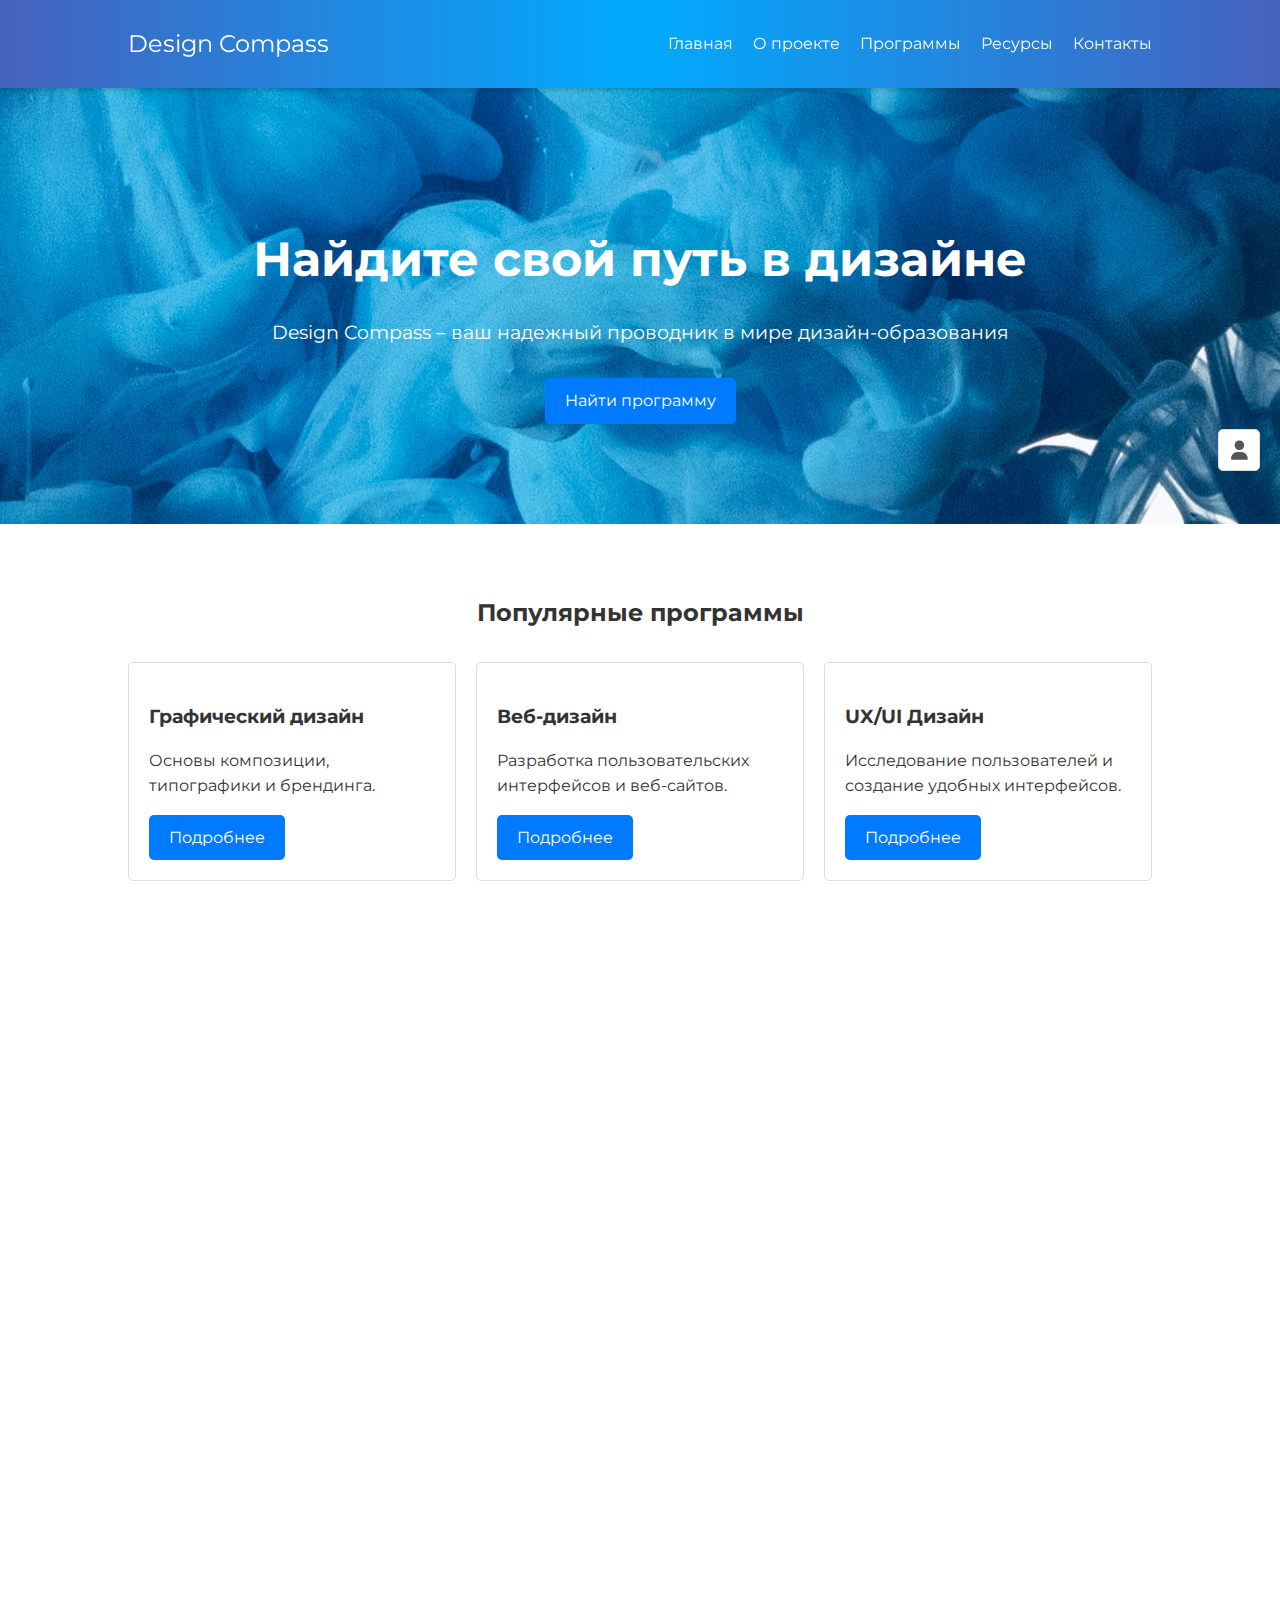
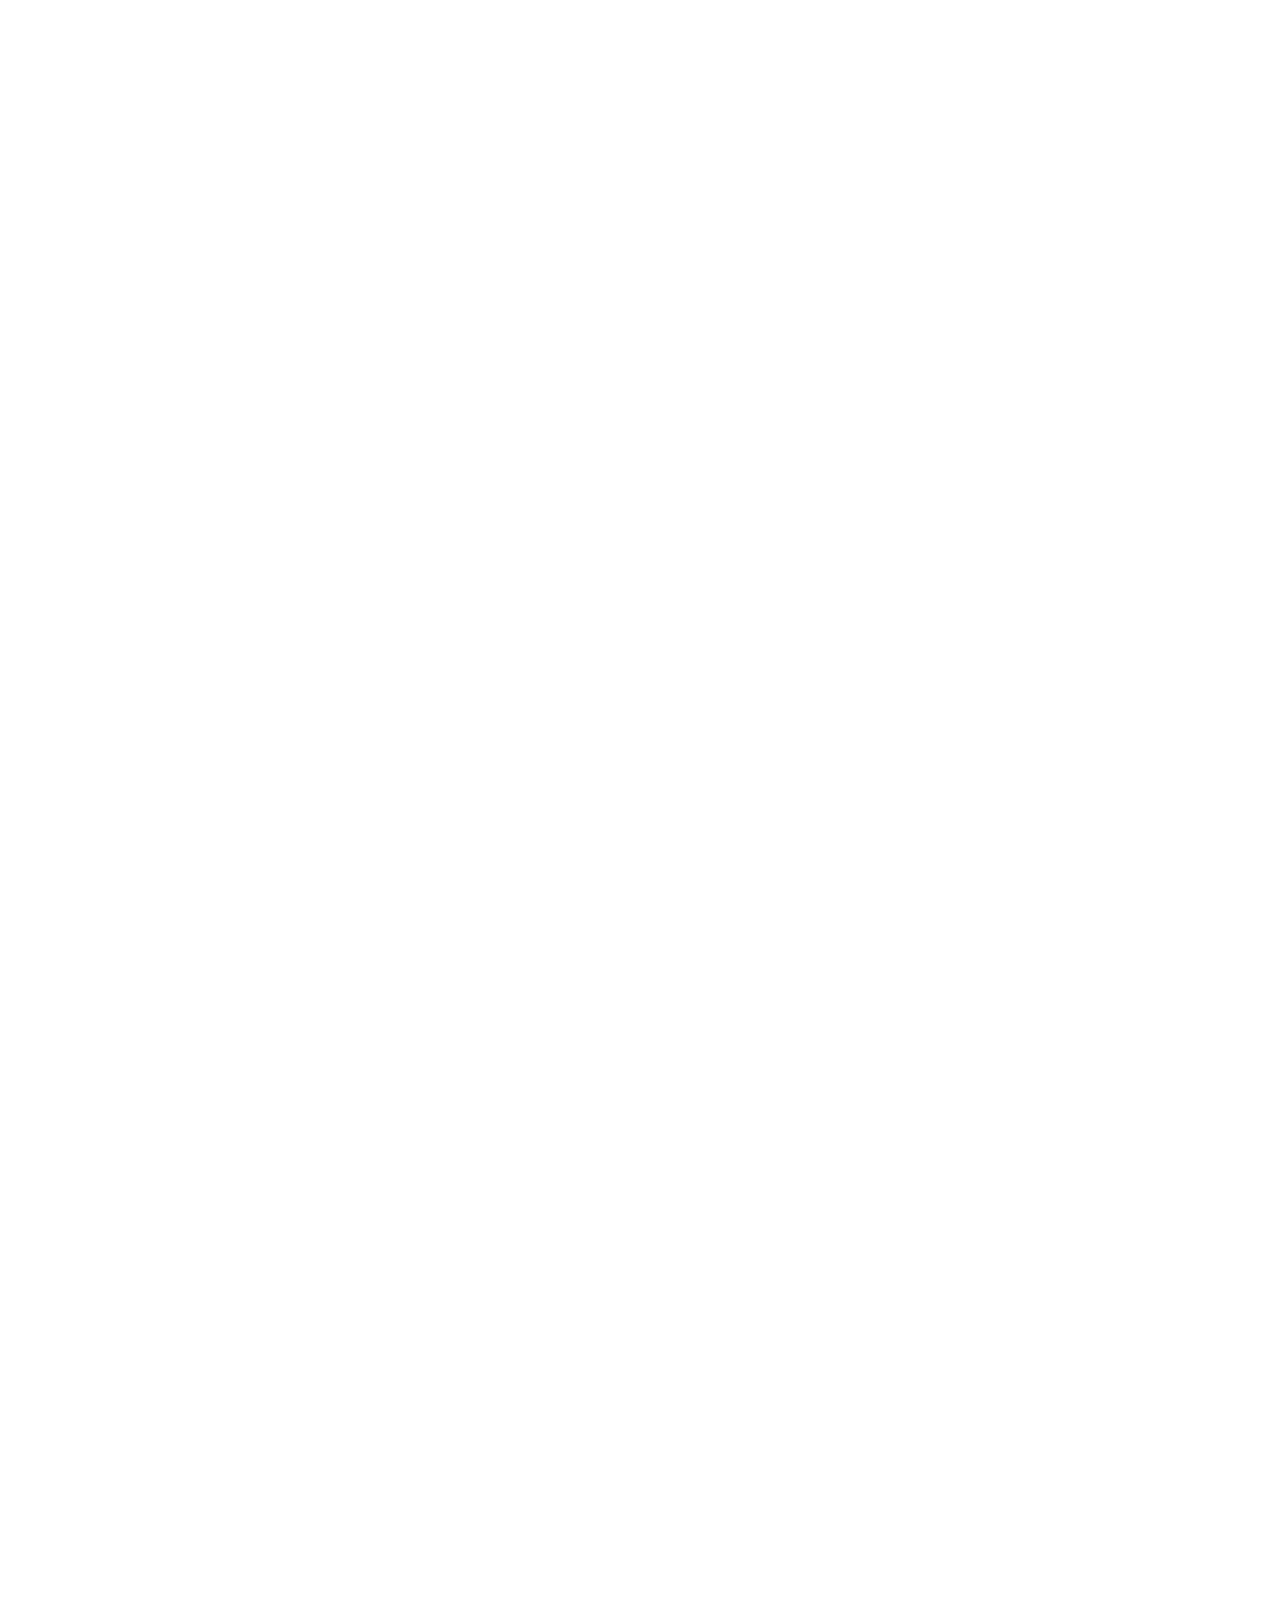
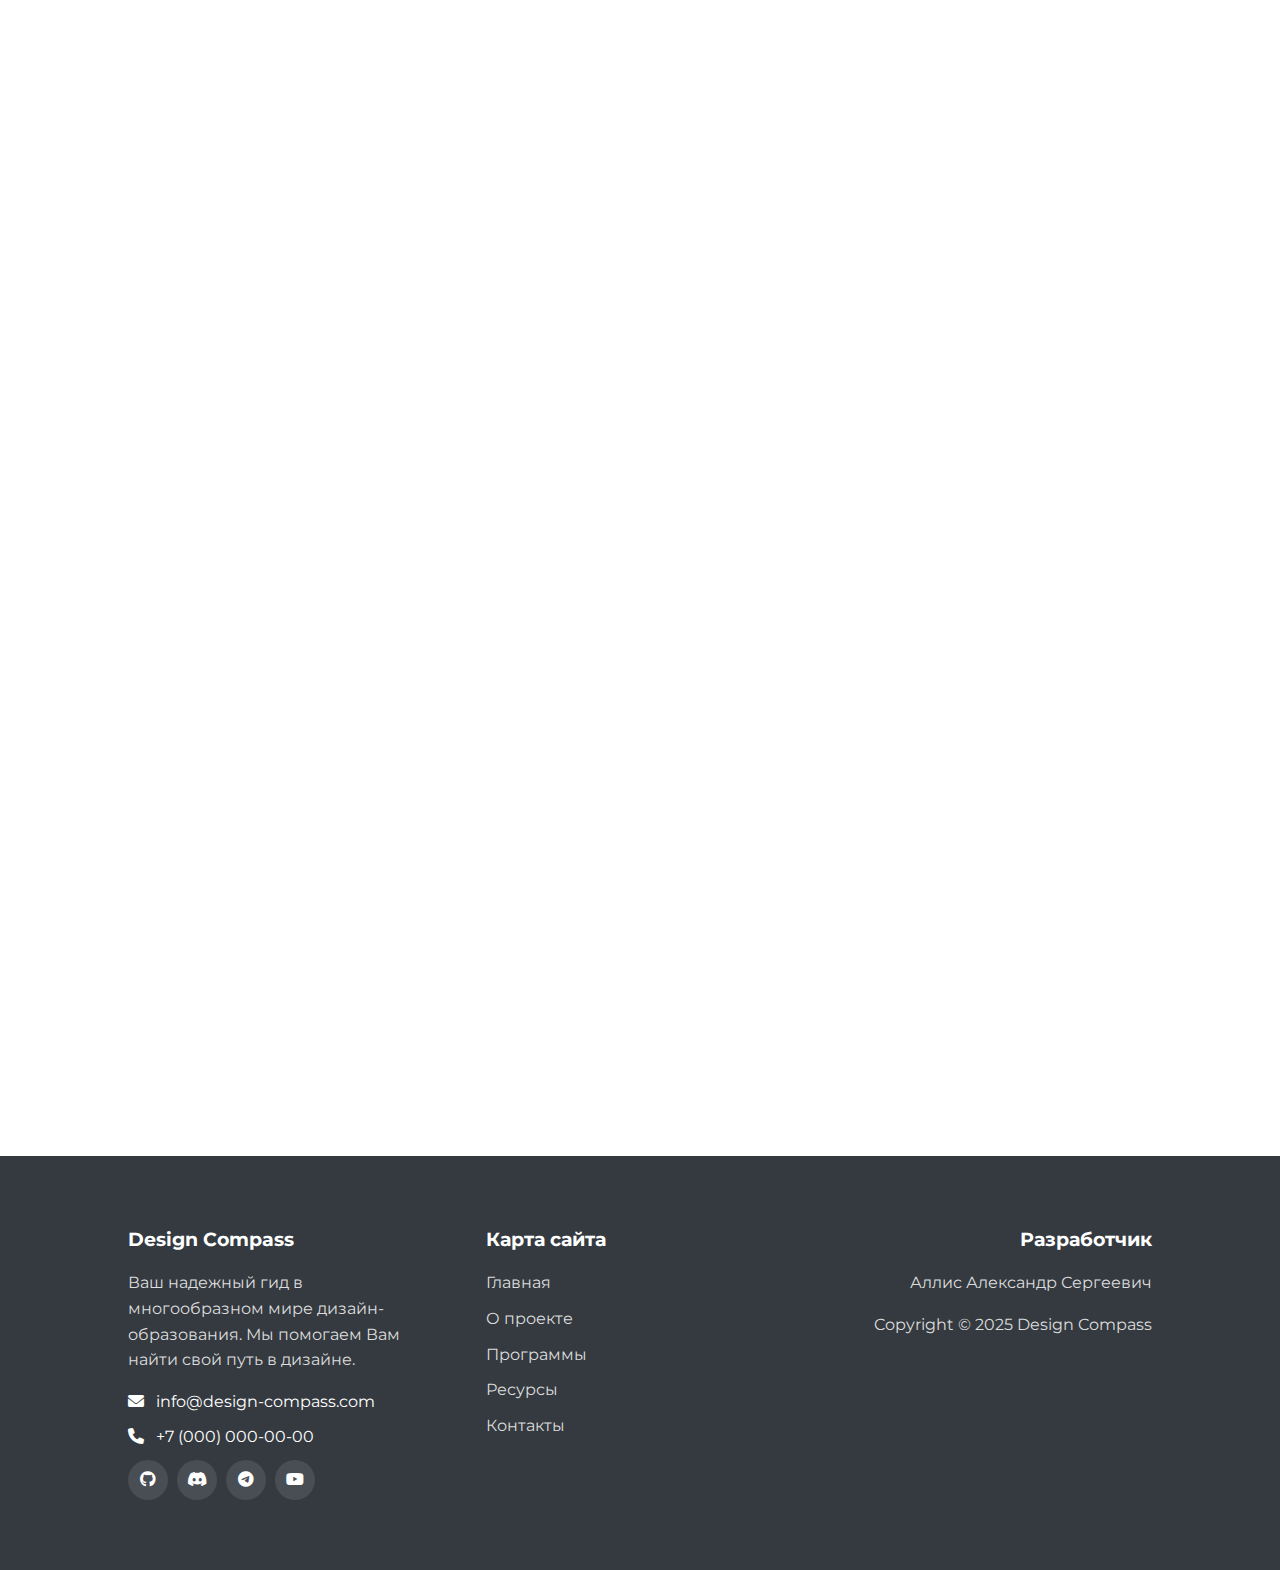
<file: index.html>
<!DOCTYPE html>
<html lang="ru">
<head>
    <meta charset="UTF-8">
    <meta name="viewport" content="width=device-width, initial-scale=1.0">
    <title>Design Compass - Ваш гид в мире дизайна</title>
    <link rel="stylesheet" href="css/style.css">
    <link rel="stylesheet" href="css/responsive.css">
    <link rel="preconnect" href="https://fonts.googleapis.com">
    <link rel="preconnect" href="https://fonts.gstatic.com" crossorigin>
    <link href="https://fonts.googleapis.com/css?family=Montserrat:100,200,300,400" rel="stylesheet">
    <link rel="stylesheet" href="https://cdnjs.cloudflare.com/ajax/libs/font-awesome/6.0.0/css/all.min.css" integrity="sha512-9usAa10IRO0HhonpyAIVpjrylPvoDwiPUiKdWk5t3PyolY1cOd4DSE0Ga+ri4AuTroPR5aQvXU9xC6qOPnzFeg==" crossorigin="anonymous" referrerpolicy="no-referrer" />
</head>
<body>

    <header>
        <!-- Логотип и меню навигации -->
        <div class="container">
            <a href="index.html" class="logo">Design Compass</a>
            <nav>
                <ul>
                    <li><a href="index.html">Главная</a></li>
                    <li><a href="about.html">О проекте</a></li>
                    <li><a href="programs.html">Программы</a></li>
                    <li><a href="resources.html">Ресурсы</a></li>
                    <li><a href="contact.html">Контакты</a></li>
                </ul>
            </nav>
        </div>
    </header>
    
    <main>
        <!-- Секция «Hero» -->
        <section class="hero">
            <div class="container">
                <h1>Найдите свой путь в дизайне</h1>
                <p>Design Compass – ваш надежный проводник в мире дизайн-образования</p>
                <a href="programs.html" class="button">Найти программу</a>
            </div>
        </section>

        <!-- Секция «Популярные программы» -->
        <section class="featured-programs">
            <div class="container">
                <h2>Популярные программы</h2>
                <div class="program-grid">
                    <div class="program-card">
                        <h3>Графический дизайн</h3>
                        <p>Основы композиции, типографики и брендинга.</p>
                        <a href="#" class="button">Подробнее</a>
                    </div>
                    <div class="program-card">
                        <h3>Веб-дизайн</h3>
                        <p>Разработка пользовательских интерфейсов и веб-сайтов.</p>
                        <a href="#" class="button">Подробнее</a>
                    </div>
                    <div class="program-card">
                        <h3>UX/UI Дизайн</h3>
                        <p>Исследование пользователей и создание удобных интерфейсов.</p>
                        <a href="#" class="button">Подробнее</a>
                    </div>
                </div>
            </div>
        </section>

        <!-- Секция «Блог» -->
        <section class="blog reveal">
            <div class="container">
                <h2>Блог</h2>
                <div class="blog-grid">
                    <div class="blog-post">
                        <img src="img/img-blog-1.png" alt="Blog Post 1">
                        <h3><a href="#">Дизайн-мышление: развитие креативности и навыков решения проблем</a></h3>
                        <p>Применение методологии дизайн-мышления в образовательном процессе. Подчеркивается, как этот подход помогает студентам развивать креативность, эмпатию и умение решать сложные задачи, ориентируясь на нужды пользователя. Рассматриваются практические примеры применения дизайн-мышления в различных образовательных контекстах.</p>
                        <a href="#" class="read-more">Читать далее</a>
                    </div>
                    <div class="blog-post">
                        <img src="img/img-blog-2.png" alt="Blog Post 2">
                        <h3><a href="#">Визуальная грамотность: роль дизайна в понимании и создании информации</a></h3>
                        <p>Важность визуальной грамотности в современном мире. Рассматривается роль дизайна в создании понятной и эффективной коммуникации, а также необходимость обучения студентов навыкам анализа и создания визуальных материалов. Подчеркивается, как визуальная грамотность помогает в критическом осмыслении информации и развитии коммуникативных способностей.</p>
                        <a href="#" class="read-more">Читать далее</a>
                    </div>
                    <div class="blog-post">
                        <img src="img/img-blog-3.png" alt="Blog Post 3">
                        <h3><a href="#">Интеграция дизайна в STEM-образование: междисцип- линарный подход к обучению</a></h3>
                        <p>интеграцию принципов дизайна в STEM-образование (наука, технология, инженерия, математика). Описываются преимущества междисциплинарного подхода, позволяющего студентам применять научные и технические знания для создания инновационных и практически полезных решений. Рассматриваются конкретные проекты и образовательные программы, сочетающие дизайн и STEM.</p>
                        <a href="#" class="read-more">Читать далее</a>
                    </div>
                </div>
                <a href="#" class="button">Все статьи</a>
            </div>
        </section>

        <!-- Секция «Новости» -->
        <section class="news reveal">
            <div class="container">
                <h2>Новости</h2>
                <div class="news-grid">
                    <div class="news-item">
                        <img src="img/img-blog-1.png" alt="Новость 1">
                        <h3><a href="#">В школах вводят курс<br>«Дизайн для начинающих»</a></h3>
                        <p class="news-description">Министерство образования запускает пилотный проект в нескольких школах страны. Курс направлен на развитие творческого мышления и основ дизайн-мышления у учеников начальных и средних классов. </p>
                        <div class="news-meta">
                            <span class="news-date"><i class="fas fa-calendar-alt"></i> 03.07.2025</span>
                            <span class="news-views"><i class="fas fa-eye"></i> 1234</span>
                            <span class="news-likes"><i class="fas fa-heart"></i> 567</span>
                            <div class="news-tags">
                                <a href="#">#дизайн</a>
                                <a href="#">#образование</a>
                            </div>
                        </div>
                    </div>
                    <div class="news-item">
                        <img src="img/img-blog-2.png" alt="Новость 2">
                        <h3><a href="#">Новый фреймворк для<br>веб-дизайнеров</a></h3>
                        <p class="news-description">Компания TechGen анонсировала релиз нового фреймворка, который значительно упрощает создание адаптивных веб-сайтов и приложений. Разработчики утверждают, что он сократит время разработки.</p>
                        <div class="news-meta">
                            <span class="news-date"><i class="fas fa-calendar-alt"></i> 02.07.2025</span>
                            <span class="news-views"><i class="fas fa-eye"></i> 987</span>
                            <span class="news-likes"><i class="fas fa-heart"></i> 321</span>
                            <div class="news-tags">
                                <a href="#">#веб-дизайн</a>
                                <a href="#">#разработка</a>
                            </div>
                        </div>
                    </div>
                    <div class="news-item">
                        <img src="img/img-blog-3.png" alt="Новость 3">
                        <h3><a href="#">Конференция UX/UI. Будущее современных интерфейсов</a></h3>
                        <p class="news-description">Вчера завершилась международная конференция, посвященная UX/UI дизайну. Главной темой стали тренды в персонализации пользовательского опыта и создание интуитивно понятных интерфейсов для различных устройств.</p>
                        <div class="news-meta">
                            <span class="news-date"><i class="fas fa-calendar-alt"></i> 01.07.2025</span>
                            <span class="news-views"><i class="fas fa-eye"></i> 1500</span>
                            <span class="news-likes"><i class="fas fa-heart"></i> 789</span>
                            <div class="news-tags">
                                <a href="#">#ux-ui</a>
                                <a href="#">#интерфейс</a>
                            </div>
                        </div>
                    </div>
                </div>
                <a href="#" class="button">Все новости</a>
            </div>
        </section>

        <!-- Секция «Интерактивная игра» -->
        <section id="interactive" class="interactive reveal">
            <div class="container">
                <h2>Угадай цвет 🔆</h2>
                <p>Попробуйте угадать цвет, который я загадал!</p>
                <div id="color-display">RGB(?, ?, ?)</div>
                <div class="color-options">
                    <button class="color-option" data-color="">Цвет 1</button>
                    <button class="color-option" data-color="">Цвет 2</button>
                    <button class="color-option" data-color="">Цвет 3</button>
                </div>
                <p id="message">Начните игру!</p>
                <button id="new-colors" class="button">Новые цвета</button>
            </div>
        </section>

        <!-- Секция «Рейтинг» -->
        <section class="rankings reveal">
            <div class="container">
                <h2>Рейтинги</h2>
                <div class="rankings-tabs">
                    <button class="rankings-tab-button active" data-tab="popular">Популярные</button>
                    <button class="rankings-tab-button" data-tab="newcomers">Новички</button>
                    <button class="rankings-tab-button" data-tab="active">Активные</button>
                </div>
                <div class="rankings-content">
                    <div class="rankings-tab-panel active" id="popular">
                        <h3>Популярные участники</h3>
                        <ul class="ranking-list">
                            <li class="ranking-item">
                                <span class="ranking-position"><i class="fas fa-trophy"></i> 1</span>
                                <img src="img/icon-person.png" alt="Имя участника 1">
                                <span class="ranking-name">Кузнецова София Сергеевна</span>
                                <span class="ranking-score">1250 баллов</span>
                            </li>
                            <li class="ranking-item">
                                <span class="ranking-position">2</span>
                                <img src="img/icon-person.png" alt="Имя участника 2">
                                <span class="ranking-name">Кудрявцева Екатерина Мироновна</span>
                                <span class="ranking-score">1100 баллов</span>
                            </li>
                            <li class="ranking-item">
                                <span class="ranking-position">3</span>
                                <img src="img/icon-person.png" alt="Имя участника 3">
                                <span class="ranking-name">Юдина Ульяна Станиславовна</span>
                                <span class="ranking-score">900 баллов</span>
                            </li>
                        </ul>
                    </div>
                    <div class="rankings-tab-panel" id="newcomers">
                        <h3>Новички</h3>
                        <ul class="ranking-list">
                            <li class="ranking-item">
                                <span class="ranking-position"><i class="fas fa-medal"></i> 1</span>
                                <img src="img/icon-person.png" alt="Имя участника 4">
                                <span class="ranking-name">Русакова Ульяна Тимофеевна</span>
                                <span class="ranking-score">800 баллов</span>
                            </li>
                            <li class="ranking-item">
                                <span class="ranking-position">2</span>
                                <img src="img/icon-person.png" alt="Имя участника 5">
                                <span class="ranking-name">Никитина Алёна Эмировна</span>
                                <span class="ranking-score">750 баллов</span>
                            </li>
                        </ul>
                    </div>
                    <div class="rankings-tab-panel" id="active">
                        <h3>Активные участники</h3>
                        <ul class="ranking-list">
                            <li class="ranking-item">
                                <span class="ranking-position"><i class="fas fa-award"></i> 1</span>
                                <img src="img/icon-person.png" alt="Имя участника 6">
                                <span class="ranking-name">Терентьева Есения Дмитриевна</span>
                                <span class="ranking-score">950 баллов</span>
                            </li>
                        </ul>
                    </div>
                </div>
            </div>
        </section>
    </main>

    <footer>
        <div class="container">
            <div class="footer-content">
                <div class="footer-section about">
                    <h3>Design Compass</h3>
                    <p>Ваш надежный гид в многообразном мире дизайн-образования. Мы помогаем Вам найти свой путь в дизайне.</p>
                    <div class="contact">
                        <span><i class="fas fa-envelope"></i> &nbsp; info@design-compass.com</span>
                        <span><i class="fas fa-phone"></i> &nbsp; +7 (000) 000-00-00</span>
                    </div>
                    <div class="socials">
                        <a href="https://github.com/ALEXANDER-ALLIS"><i class="fa-brands fa-github"></i></a>
                        <a href="#"><i class="fa-brands fa-discord"></i></a>
                        <a href="#"><i class="fa-brands fa-telegram"></i></a>
                        <a href="#"><i class="fab fa-youtube"></i></a>
                    </div>
                </div>

                <div class="footer-section links">
                    <h3>Карта сайта</h3>
                    <ul>
                        <li><a href="index.html">Главная</a></li>
                        <li><a href="about.html">О проекте</a></li>
                        <li><a href="programs.html">Программы</a></li>
                        <li><a href="resources.html">Ресурсы</a></li>
                        <li><a href="contact.html">Контакты</a></li>
                    </ul>
                </div>

                <div class="footer-section developer">
                    <h3>Разработчик</h3>
                    <p> Аллис Александр Сергеевич</p>
                    <p>Copyright &copy; 2025 Design Compass</p>
                </div>
            </div>
        </div>
    </footer>

    <!-- Секция «Авторизация/Регистрация» -->
    <div class="floating-auth">
        <div class="auth-toggle">
            <i class="fas fa-user"></i>
        </div>
        <div class="auth-content">
            <h3>Авторизация</h3>
            <form id="auth-form">
                <div class="form-group">
                    <label for="username">Имя пользователя:</label>
                    <input type="text" id="username" name="username" required>
                </div>
                <div class="form-group">
                    <label for="password">Пароль:</label>
                    <input type="password" id="password" name="password" required>
                </div>
                <button type="submit" class="button">Войти</button>
                <p class="signup-link">Нет аккаунта? <a href="#">Зарегистрироваться</a></p>
            </form>
        </div>
    </div>

    <script src="js/script.js"></script>
</body>
</html>
</file>
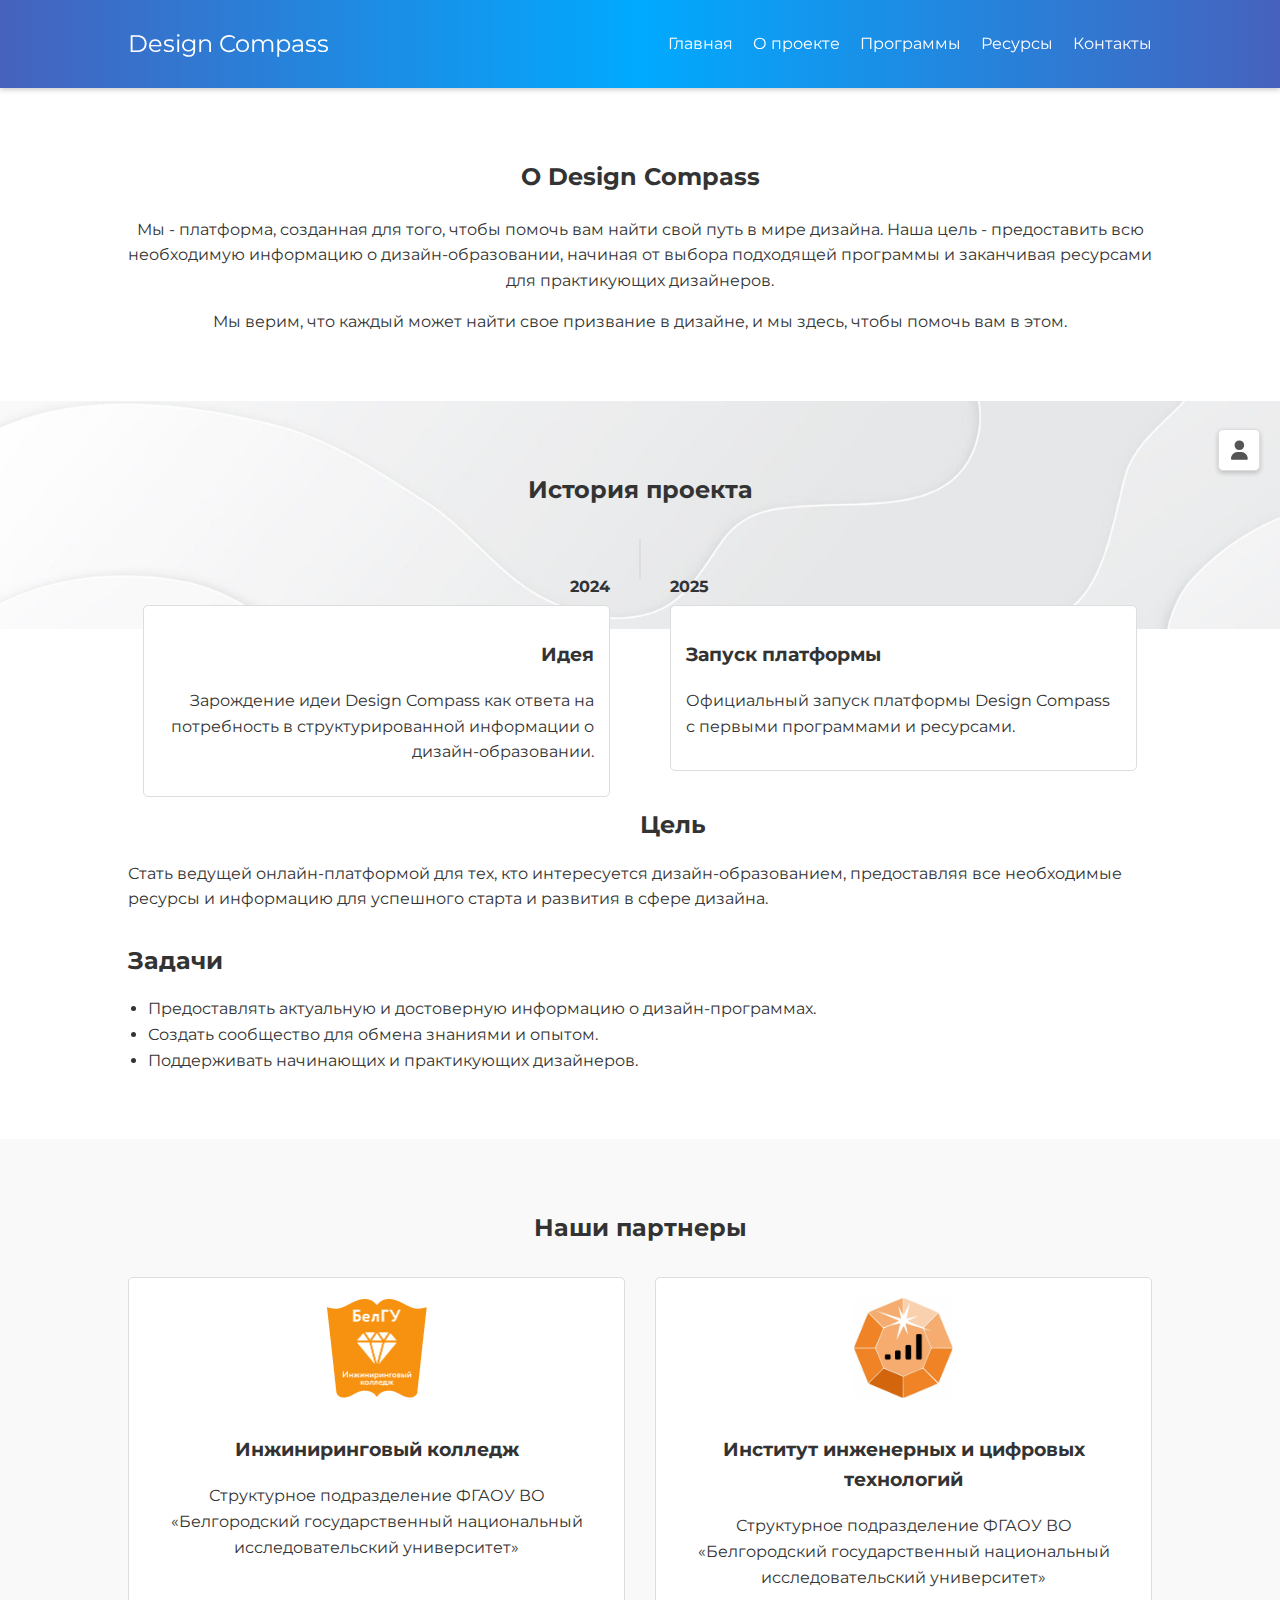
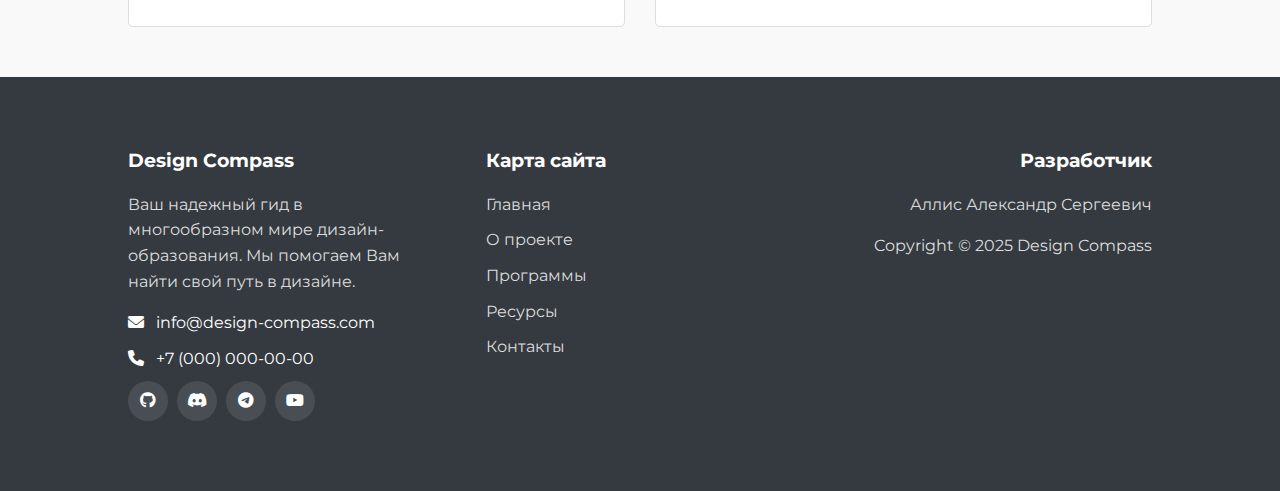
<file: about.html>
<!DOCTYPE html>
<html lang="ru">
<head>
    <meta charset="UTF-8">
    <meta name="viewport" content="width=device-width, initial-scale=1.0">
    <title>О проекте - Design Compass</title>
    <link rel="stylesheet" href="css/style.css">
    <link rel="stylesheet" href="css/responsive.css">
    <link rel="preconnect" href="https://fonts.googleapis.com">
    <link rel="preconnect" href="https://fonts.gstatic.com" crossorigin>
    <link href="https://fonts.googleapis.com/css?family=Montserrat:100,200,300,400" rel="stylesheet">
    <link rel="stylesheet" href="https://cdnjs.cloudflare.com/ajax/libs/font-awesome/6.0.0/css/all.min.css" integrity="sha512-9usAa10IRO0HhonpyAIVpjrylPvoDwiPUiKdWk5t3PyolY1cOd4DSE0Ga+ri4AuTroPR5aQvXU9xC6qOPnzFeg==" crossorigin="anonymous" referrerpolicy="no-referrer" />
</head>
<body>

    <header>
        <div class="container">
            <a href="index.html" class="logo">Design Compass</a>
            <nav>
                <ul>
                    <li><a href="index.html">Главная</a></li>
                    <li><a href="about.html">О проекте</a></li>
                    <li><a href="programs.html">Программы</a></li>
                    <li><a href="resources.html">Ресурсы</a></li>
                    <li><a href="contact.html">Контакты</a></li>
                </ul>
            </nav>
        </div>
    </header>

    <main>
        <section class="about-us-intro">
            <div class="container">
                <h2>О Design Compass</h2>
                <p>Мы - платформа, созданная для того, чтобы помочь вам найти свой путь в мире дизайна.  Наша цель - предоставить всю необходимую информацию о дизайн-образовании, начиная от выбора подходящей программы и заканчивая ресурсами для практикующих дизайнеров.</p>
                <p>Мы верим, что каждый может найти свое призвание в дизайне, и мы здесь, чтобы помочь вам в этом.</p>
            </div>
        </section>

        <section class="project-history">
            <div class="container">
                <h2>История проекта</h2>
                <div class="history-timeline">
                    <div class="timeline-item">
                        <div class="timeline-date">2024</div>
                        <div class="timeline-content">
                            <h3>Идея</h3>
                            <p>Зарождение идеи Design Compass как ответа на потребность в структурированной информации о дизайн-образовании.</p>
                        </div>
                    </div>
                    <div class="timeline-item">
                        <div class="timeline-date">2025</div>
                        <div class="timeline-content">
                            <h3>Запуск платформы</h3>
                            <p>Официальный запуск платформы Design Compass с первыми программами и ресурсами.</p>
                        </div>
                    </div>
                </div>
            </div>
        </section>

        <section class="project-goals">
            <div class="container">
                <h2>Цель</h2>
                <p>Стать ведущей онлайн-платформой для тех, кто интересуется дизайн-образованием, предоставляя все необходимые ресурсы и информацию для успешного старта и развития в сфере дизайна.</p>

                <h2>Задачи</h2>
                <ul>
                    <li>Предоставлять актуальную и достоверную информацию о дизайн-программах.</li>
                    <li>Создать сообщество для обмена знаниями и опытом.</li>
                    <li>Поддерживать начинающих и практикующих дизайнеров.</li>
                </ul>
            </div>
        </section>

        <section class="our-partners">
            <div class="container">
                <h2>Наши партнеры</h2>
                <div class="partners-grid">
                    <div class="partner">
                        <img src="img/img-logo-ik.png" alt="Partner 1">
                        <h3>Инжиниринговый колледж</h3>
                        <p>Структурное подразделение ФГАОУ ВО «Белгородский государственный национальный исследовательский университет»</p>
                    </div>
                    <div class="partner">
                        <img src="img/img-logo-iiict.jpg" alt="Partner 2">
                        <h3>Институт инженерных и цифровых технологий</h3>
                        <p>Структурное подразделение ФГАОУ ВО «Белгородский государственный национальный исследовательский университет»</p>
                    </div>
                    <!-- Добавьте больше партнеров -->
                </div>
            </div>
        </section>
    </main>

    <footer>
        <div class="container">
            <div class="footer-content">
                <div class="footer-section about">
                    <h3>Design Compass</h3>
                    <p>Ваш надежный гид в многообразном мире дизайн-образования. Мы помогаем Вам найти свой путь в дизайне.</p>
                    <div class="contact">
                        <span><i class="fas fa-envelope"></i> &nbsp; info@design-compass.com</span>
                        <span><i class="fas fa-phone"></i> &nbsp; +7 (000) 000-00-00</span>
                    </div>
                    <div class="socials">
                        <a href="https://github.com/ALEXANDER-ALLIS"><i class="fa-brands fa-github"></i></a>
                        <a href="#"><i class="fa-brands fa-discord"></i></a>
                        <a href="#"><i class="fa-brands fa-telegram"></i></a>
                        <a href="#"><i class="fab fa-youtube"></i></a>
                    </div>
                </div>

                <div class="footer-section links">
                    <h3>Карта сайта</h3>
                    <ul>
                        <li><a href="index.html">Главная</a></li>
                        <li><a href="about.html">О проекте</a></li>
                        <li><a href="programs.html">Программы</a></li>
                        <li><a href="resources.html">Ресурсы</a></li>
                        <li><a href="contact.html">Контакты</a></li>
                    </ul>
                </div>

                <div class="footer-section developer">
                    <h3>Разработчик</h3>
                    <p> Аллис Александр Сергеевич</p>
                    <p>Copyright &copy; 2025 Design Compass</p>
                </div>
            </div>
        </div>
    </footer>

    <!-- Секция «Авторизация/Регистрация» -->
    <div class="floating-auth">
        <div class="auth-toggle">
            <i class="fas fa-user"></i>
        </div>
        <div class="auth-content">
            <h3>Авторизация</h3>
            <form id="auth-form">
                <div class="form-group">
                    <label for="username">Имя пользователя:</label>
                    <input type="text" id="username" name="username" required>
                </div>
                <div class="form-group">
                    <label for="password">Пароль:</label>
                    <input type="password" id="password" name="password" required>
                </div>
                <button type="submit" class="button">Войти</button>
                <p class="signup-link">Нет аккаунта? <a href="#">Зарегистрироваться</a></p>
            </form>
        </div>
    </div>

    <script src="js/script.js"></script>
</body>
</html>
</file>
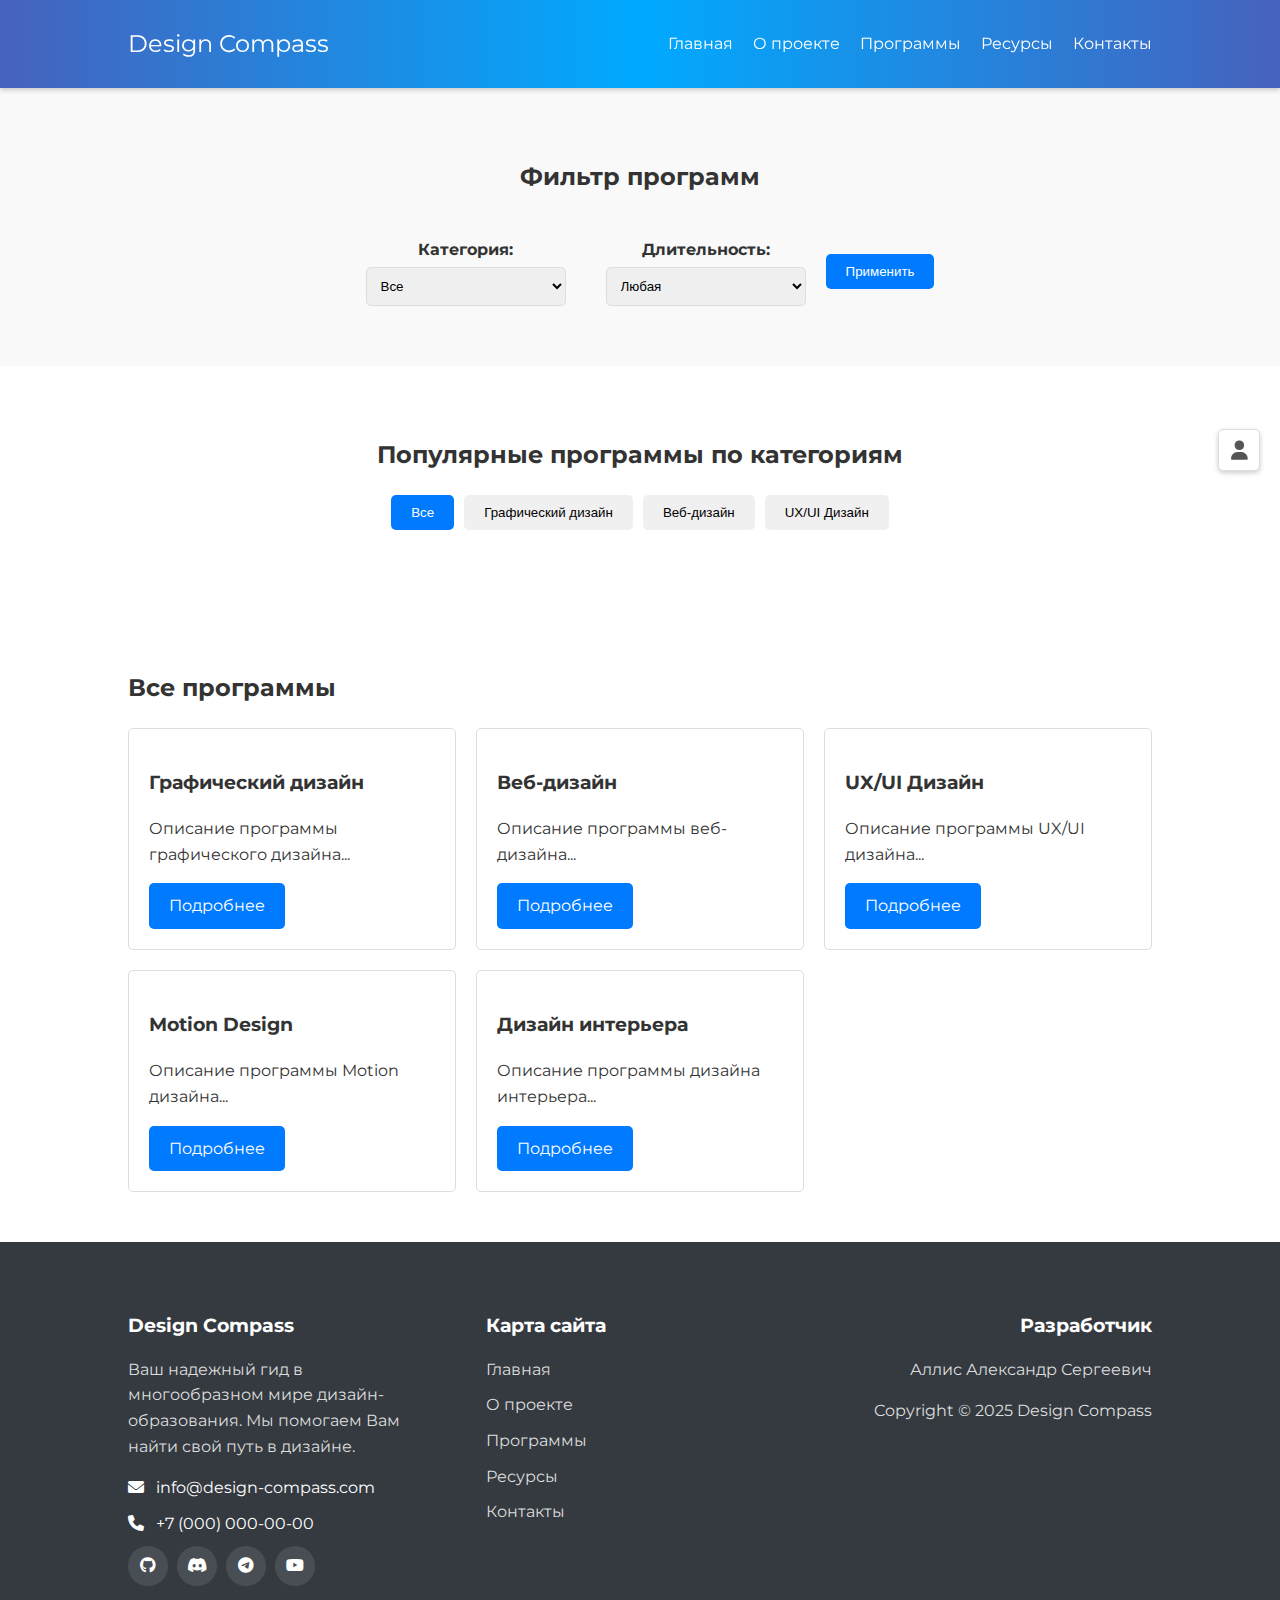
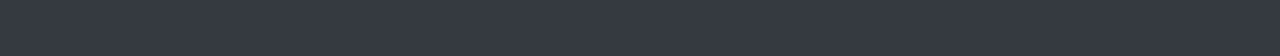
<file: programs.html>
<!DOCTYPE html>
<html lang="ru">
<head>
    <meta charset="UTF-8">
    <meta name="viewport" content="width=device-width, initial-scale=1.0">
    <title>Программы обучения - Design Compass</title>
    <link rel="stylesheet" href="css/style.css">
    <link rel="stylesheet" href="css/responsive.css">
    <link rel="preconnect" href="https://fonts.googleapis.com">
    <link rel="preconnect" href="https://fonts.gstatic.com" crossorigin>
    <link href="https://fonts.googleapis.com/css?family=Montserrat:100,200,300,400" rel="stylesheet">
    <link rel="stylesheet" href="https://cdnjs.cloudflare.com/ajax/libs/font-awesome/6.0.0/css/all.min.css" integrity="sha512-9usAa10IRO0HhonpyAIVpjrylPvoDwiPUiKdWk5t3PyolY1cOd4DSE0Ga+ri4AuTroPR5aQvXU9xC6qOPnzFeg==" crossorigin="anonymous" referrerpolicy="no-referrer" />
</head>
<body>

    <header>
        <div class="container">
            <a href="index.html" class="logo">Design Compass</a>
            <nav>
                <ul>
                    <li><a href="index.html">Главная</a></li>
                    <li><a href="about.html">О проекте</a></li>
                    <li><a href="programs.html">Программы</a></li>
                    <li><a href="resources.html">Ресурсы</a></li>
                    <li><a href="contact.html">Контакты</a></li>
                </ul>
            </nav>
        </div>
    </header>

    <main>
        <section class="programs-filter">
            <div class="container">
                <h2>Фильтр программ</h2>
                <form id="program-filter-form">
                    <div class="filter-group">
                        <label for="category">Категория:</label>
                        <select id="category" name="category">
                            <option value="all">Все</option>
                            <option value="graphic-design">Графический дизайн</option>
                            <option value="web-design">Веб-дизайн</option>
                            <option value="ux-ui">UX/UI Дизайн</option>
                            <option value="motion-design">Motion Design</option>
                            <option value="interior-design">Дизайн интерьера</option>
                        </select>
                    </div>
                    <div class="filter-group">
                        <label for="duration">Длительность:</label>
                        <select id="duration" name="duration">
                            <option value="all">Любая</option>
                            <option value="short">Краткосрочные</option>
                            <option value="medium">Среднесрочные</option>
                            <option value="long">Долгосрочные</option>
                        </select>
                    </div>
                    <button type="submit" class="button">Применить</button>
                </form>
            </div>
        </section>

        <section class="popular-programs">
            <div class="container">
                <h2>Популярные программы по категориям</h2>
                <div class="category-tabs">
                    <button class="tab-button active" data-category="all">Все</button>
                    <button class="tab-button" data-category="graphic-design">Графический дизайн</button>
                    <button class="tab-button" data-category="web-design">Веб-дизайн</button>
                    <button class="tab-button" data-category="ux-ui">UX/UI Дизайн</button>
                </div>
                <div class="program-list" id="popular-programs-list">
                    <!-- Программы будут добавлены сюда с помощью JavaScript -->
                </div>
            </div>
        </section>

        <section class="programs-list">
            <div class="container">
                <h2>Все программы</h2>
                <div class="program-list-grid" id="all-programs-grid">
                    <div class="program-item" data-category="graphic-design" data-duration="medium">
                        <h3>Графический дизайн</h3>
                        <p>Описание программы графического дизайна...</p>
                        <a href="#" class="button">Подробнее</a>
                    </div>
                    <div class="program-item" data-category="web-design" data-duration="short">
                        <h3>Веб-дизайн</h3>
                        <p>Описание программы веб-дизайна...</p>
                        <a href="#" class="button">Подробнее</a>
                    </div>
                    <div class="program-item" data-category="ux-ui" data-duration="long">
                        <h3>UX/UI Дизайн</h3>
                        <p>Описание программы UX/UI дизайна...</p>
                        <a href="#" class="button">Подробнее</a>
                    </div>
                    <div class="program-item" data-category="motion-design" data-duration="medium">
                        <h3>Motion Design</h3>
                        <p>Описание программы Motion дизайна...</p>
                        <a href="#" class="button">Подробнее</a>
                    </div>
                    <div class="program-item" data-category="interior-design" data-duration="long">
                        <h3>Дизайн интерьера</h3>
                        <p>Описание программы дизайна интерьера...</p>
                        <a href="#" class="button">Подробнее</a>
                    </div>
                </div>
            </div>
        </section>
    </main>

    <footer>
        <div class="container">
            <div class="footer-content">
                <div class="footer-section about">
                    <h3>Design Compass</h3>
                    <p>Ваш надежный гид в многообразном мире дизайн-образования. Мы помогаем Вам найти свой путь в дизайне.</p>
                    <div class="contact">
                        <span><i class="fas fa-envelope"></i> &nbsp; info@design-compass.com</span>
                        <span><i class="fas fa-phone"></i> &nbsp; +7 (000) 000-00-00</span>
                    </div>
                    <div class="socials">
                        <a href="https://github.com/ALEXANDER-ALLIS"><i class="fa-brands fa-github"></i></a>
                        <a href="#"><i class="fa-brands fa-discord"></i></a>
                        <a href="#"><i class="fa-brands fa-telegram"></i></a>
                        <a href="#"><i class="fab fa-youtube"></i></a>
                    </div>
                </div>

                <div class="footer-section links">
                    <h3>Карта сайта</h3>
                    <ul>
                        <li><a href="index.html">Главная</a></li>
                        <li><a href="about.html">О проекте</a></li>
                        <li><a href="programs.html">Программы</a></li>
                        <li><a href="resources.html">Ресурсы</a></li>
                        <li><a href="contact.html">Контакты</a></li>
                    </ul>
                </div>

                <div class="footer-section developer">
                    <h3>Разработчик</h3>
                    <p> Аллис Александр Сергеевич</p>
                    <p>Copyright &copy; 2025 Design Compass</p>
                </div>
            </div>
        </div>
    </footer>

    <!-- Секция «Авторизация/Регистрация» -->
    <div class="floating-auth">
        <div class="auth-toggle">
            <i class="fas fa-user"></i>
        </div>
        <div class="auth-content">
            <h3>Авторизация</h3>
            <form id="auth-form">
                <div class="form-group">
                    <label for="username">Имя пользователя:</label>
                    <input type="text" id="username" name="username" required>
                </div>
                <div class="form-group">
                    <label for="password">Пароль:</label>
                    <input type="password" id="password" name="password" required>
                </div>
                <button type="submit" class="button">Войти</button>
                <p class="signup-link">Нет аккаунта? <a href="#">Зарегистрироваться</a></p>
            </form>
        </div>
    </div>

    <script src="js/script.js"></script>
</body>
</html>
</file>
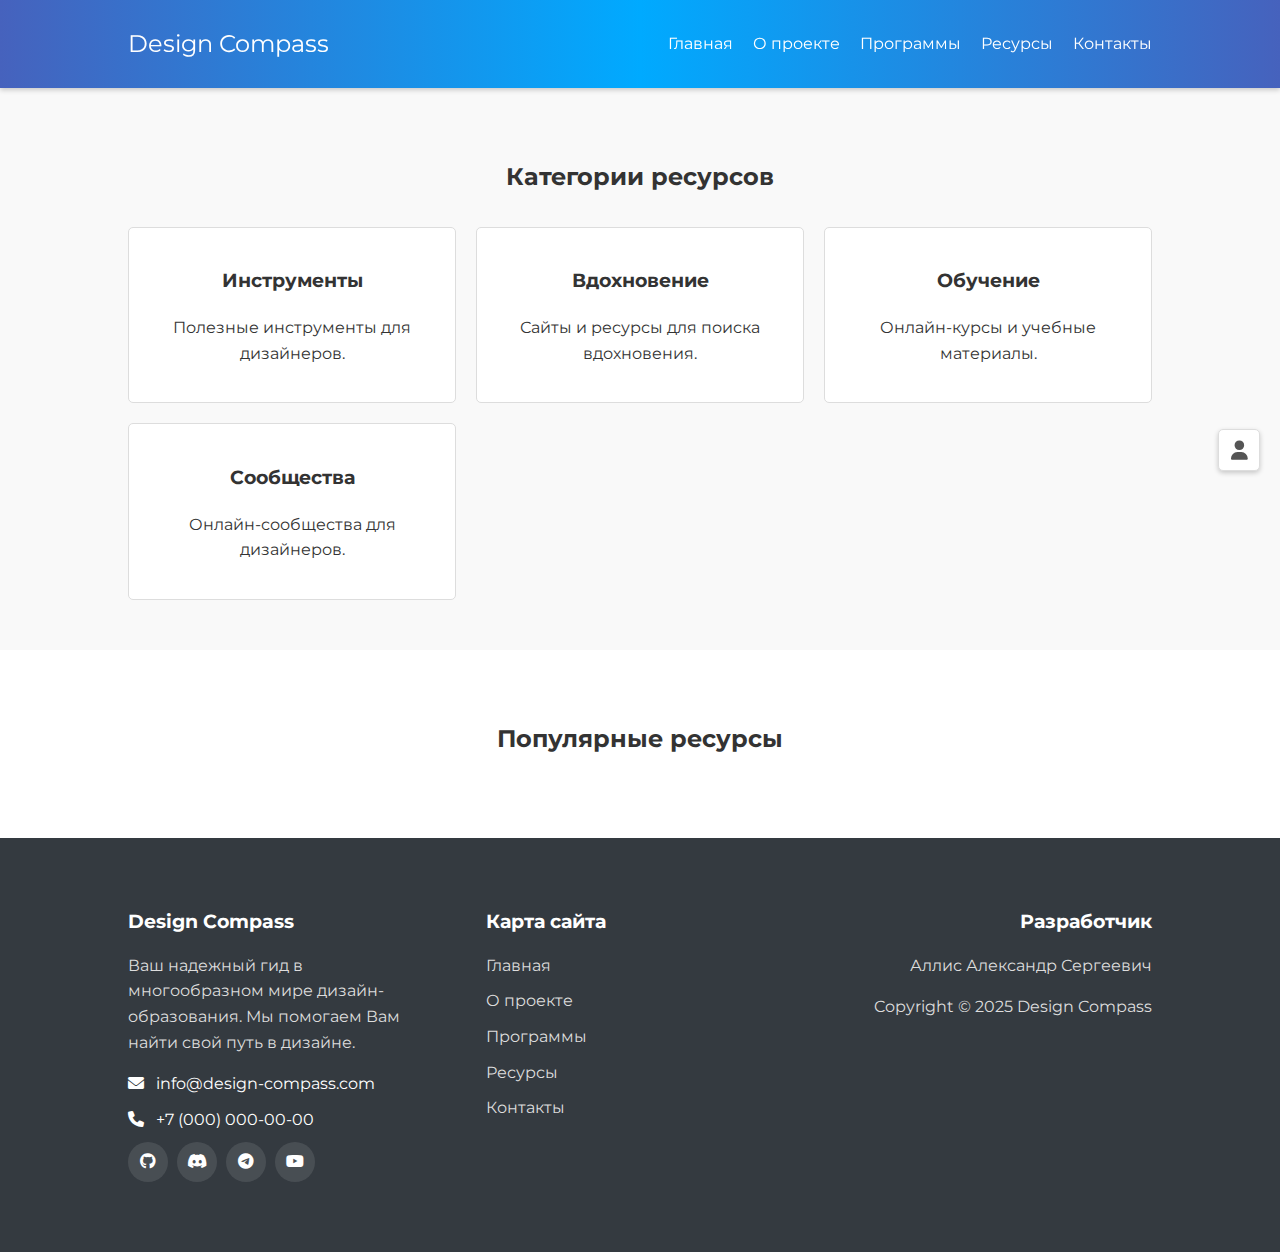
<file: resources.html>
<!DOCTYPE html>
<html lang="ru">
<head>
    <meta charset="UTF-8">
    <meta name="viewport" content="width=device-width, initial-scale=1.0">
    <title>Ресурсы для дизайнеров - Design Compass</title>
    <link rel="stylesheet" href="css/style.css">
    <link rel="stylesheet" href="css/responsive.css">
    <link rel="preconnect" href="https://fonts.googleapis.com">
    <link rel="preconnect" href="https://fonts.gstatic.com" crossorigin>
    <link href="https://fonts.googleapis.com/css?family=Montserrat:100,200,300,400" rel="stylesheet">
    <link rel="stylesheet" href="https://cdnjs.cloudflare.com/ajax/libs/font-awesome/6.0.0/css/all.min.css" integrity="sha512-9usAa10IRO0HhonpyAIVpjrylPvoDwiPUiKdWk5t3PyolY1cOd4DSE0Ga+ri4AuTroPR5aQvXU9xC6qOPnzFeg==" crossorigin="anonymous" referrerpolicy="no-referrer" />
</head>
<body>

    <header>
        <div class="container">
            <a href="index.html" class="logo">Design Compass</a>
            <nav>
                <ul>
                    <li><a href="index.html">Главная</a></li>
                    <li><a href="about.html">О проекте</a></li>
                    <li><a href="programs.html">Программы</a></li>
                    <li><a href="resources.html">Ресурсы</a></li>
                    <li><a href="contact.html">Контакты</a></li>
                </ul>
            </nav>
        </div>
    </header>

    <main>
        <section class="resources-categories">
            <div class="container">
                <h2>Категории ресурсов</h2>
                <div class="categories-grid">
                    <div class="category-item" data-category="tools">
                        <h3>Инструменты</h3>
                        <p>Полезные инструменты для дизайнеров.</p>
                    </div>
                    <div class="category-item" data-category="inspiration">
                        <h3>Вдохновение</h3>
                        <p>Сайты и ресурсы для поиска вдохновения.</p>
                    </div>
                    <div class="category-item" data-category="learning">
                        <h3>Обучение</h3>
                        <p>Онлайн-курсы и учебные материалы.</p>
                    </div>
                    <div class="category-item" data-category="community">
                        <h3>Сообщества</h3>
                        <p>Онлайн-сообщества для дизайнеров.</p>
                    </div>
                </div>
            </div>
        </section>

        <section class="popular-resources">
            <div class="container">
                <h2>Популярные ресурсы</h2>
                <div class="resource-list" id="resource-list">
                    <!-- Ресурсы будут добавлены сюда с помощью JavaScript -->
                </div>
            </div>
        </section>
    </main>

    <footer>
        <div class="container">
            <div class="footer-content">
                <div class="footer-section about">
                    <h3>Design Compass</h3>
                    <p>Ваш надежный гид в многообразном мире дизайн-образования. Мы помогаем Вам найти свой путь в дизайне.</p>
                    <div class="contact">
                        <span><i class="fas fa-envelope"></i> &nbsp; info@design-compass.com</span>
                        <span><i class="fas fa-phone"></i> &nbsp; +7 (000) 000-00-00</span>
                    </div>
                    <div class="socials">
                        <a href="https://github.com/ALEXANDER-ALLIS"><i class="fa-brands fa-github"></i></a>
                        <a href="#"><i class="fa-brands fa-discord"></i></a>
                        <a href="#"><i class="fa-brands fa-telegram"></i></a>
                        <a href="#"><i class="fab fa-youtube"></i></a>
                    </div>
                </div>

                <div class="footer-section links">
                    <h3>Карта сайта</h3>
                    <ul>
                        <li><a href="index.html">Главная</a></li>
                        <li><a href="about.html">О проекте</a></li>
                        <li><a href="programs.html">Программы</a></li>
                        <li><a href="resources.html">Ресурсы</a></li>
                        <li><a href="contact.html">Контакты</a></li>
                    </ul>
                </div>

                <div class="footer-section developer">
                    <h3>Разработчик</h3>
                    <p> Аллис Александр Сергеевич</p>
                    <p>Copyright &copy; 2025 Design Compass</p>
                </div>
            </div>
        </div>
    </footer>

    <!-- Секция «Авторизация/Регистрация» -->
    <div class="floating-auth">
        <div class="auth-toggle">
            <i class="fas fa-user"></i>
        </div>
        <div class="auth-content">
            <h3>Авторизация</h3>
            <form id="auth-form">
                <div class="form-group">
                    <label for="username">Имя пользователя:</label>
                    <input type="text" id="username" name="username" required>
                </div>
                <div class="form-group">
                    <label for="password">Пароль:</label>
                    <input type="password" id="password" name="password" required>
                </div>
                <button type="submit" class="button">Войти</button>
                <p class="signup-link">Нет аккаунта? <a href="#">Зарегистрироваться</a></p>
            </form>
        </div>
    </div>

    <script src="js/script.js"></script>
</body>
</html>
</file>
<file: css/style.css>
@charset "UTF-8";
/* Общие стили */
body {
  font-family: "Montserrat", sans-serif;
  margin: 0;
  line-height: 1.6;
  color: #333;
}

.container {
  width: 80%;
  margin: 0 auto;
  max-width: 1200px;
}

a {
  text-decoration: none;
  color: #ffffff;
}
a:hover {
  text-decoration: underline;
}

.button {
  display: inline-block;
  background-color: #007bff;
  color: #fff;
  padding: 10px 20px;
  border-radius: 5px;
  text-decoration: none;
  border: 0px;
}
.button:hover {
  background-color: #0056b3;
  text-decoration: none;
}

/* Header */
header {
  background: linear-gradient(to right, #4662bd, #00aaff, #4662bd); /* Градиент */
  padding: 25px 0;
  box-shadow: 0 2px 5px rgba(0, 0, 0, 0.2); /* Тень для шапки */
  position: sticky; /*  Делает шапку "липкой" */
  top: 0; /*  Прижимает шапку к верху экрана */
  z-index: 100; /*  Обеспечивает, что шапка всегда будет поверх другого контента */
}
header .container {
  display: flex;
  justify-content: space-between;
  align-items: center;
}

.logo {
  font-size: 1.5em;
  color: white;
}

nav ul {
  list-style: none;
  padding: 0;
  margin: 0;
  display: flex;
}
nav ul li {
  margin-left: 20px;
}
nav ul li:first-child {
  margin-left: 0;
}

/* Секция «Hero» */
.hero {
  background-image: url("../img/img-bg-hero.jpg");
  background-position: center;
  padding: 100px 0;
  text-align: center;
  color: white;
}
.hero h1 {
  font-size: 3em;
  margin-bottom: 20px;
}
.hero p {
  font-size: 1.2em;
  margin-bottom: 30px;
}

/* Популярные программы */
.featured-programs {
  padding: 50px 0;
}
.featured-programs h2 {
  text-align: center;
  margin-bottom: 30px;
}

.program-grid {
  display: grid;
  grid-template-columns: repeat(auto-fit, minmax(300px, 1fr));
  gap: 20px;
}

.program-card {
  background-color: #fff;
  border: 1px solid #ddd;
  padding: 20px;
  border-radius: 5px;
}
.program-card h3 {
  margin-bottom: 10px;
}

/* Секция «О нас» */
.about-us {
  padding: 50px 0;
}

/* Секция «Список программ» */
.programs-list {
  padding: 50px 0;
}

.program-list-grid {
  display: grid;
  grid-template-columns: repeat(auto-fit, minmax(300px, 1fr));
  gap: 20px;
}

.program-item {
  background-color: #fff;
  border: 1px solid #ddd;
  padding: 20px;
  border-radius: 5px;
}

/* Секция «Ресурсы» */
.resources {
  padding: 50px 0;
}
.resources ul {
  list-style: none;
  padding: 0;
  margin: 0;
}
.resources ul li {
  margin-bottom: 10px;
}

/* Секция «Контакты-форма» */
.contact-form {
  padding: 50px 0;
}
.contact-form h2 {
  text-align: center;
  margin-bottom: 30px;
}

.form-group {
  margin-bottom: 20px;
}
.form-group label {
  display: block;
  font-weight: bold;
  margin-bottom: 5px;
}

.form-group input[type=text],
.form-group input[type=email],
.form-group textarea {
  width: 100%;
  padding: 10px;
  border: 1px solid #ddd;
  border-radius: 5px;
}

/* Footer */
footer {
  background-color: #343a40;
  color: #fff;
  padding: 50px 0;
}

.footer-content {
  display: flex;
  justify-content: space-between;
  flex-wrap: wrap; /* Добавлено для адаптивности */
}

.footer-section {
  width: 30%;
  margin-bottom: 20px; /* Добавлено для адаптивности */
  /* О нас */
  /* Контакты */
  /* Социальные сети */
}
.footer-section h3 {
  color: #fff;
  margin-bottom: 15px;
}
.footer-section p {
  color: #ddd;
  line-height: 1.6;
}
.footer-section .about {
  text-align: justify;
}
.footer-section .contact span {
  display: block;
  margin-bottom: 10px;
}
.footer-section .socials a {
  display: inline-block;
  width: 40px;
  height: 40px;
  background-color: rgba(255, 255, 255, 0.1);
  color: #fff;
  text-align: center;
  line-height: 40px;
  border-radius: 50%;
  margin-right: 5px;
  transition: background-color 0.3s ease;
}
.footer-section .socials a:hover {
  background-color: rgba(255, 255, 255, 0.2);
}

/* Карта сайта */
.footer-section.links ul {
  list-style: none;
  padding: 0;
}
.footer-section.links ul li {
  margin-bottom: 10px;
}
.footer-section.links ul li a {
  color: #ddd;
  text-decoration: none;
  transition: color 0.3s ease;
}
.footer-section.links ul li a:hover {
  color: #fff;
}

/* Разработчик */
.footer-section.developer {
  text-align: right;
}

/* Секция «Блог» */
.blog {
  padding: 50px 0;
  background-color: #f9f9f9;
}
.blog h2 {
  text-align: center;
  margin-bottom: 30px;
}
.blog .button {
  margin-top: 20px;
}

.blog-grid {
  display: grid;
  grid-template-columns: repeat(auto-fit, minmax(300px, 1fr));
  gap: 30px;
}

.blog-post {
  background-color: #fff;
  border: 1px solid #ddd;
  border-radius: 5px;
  padding: 20px;
}
.blog-post img {
  width: 100%;
  height: auto;
  margin-bottom: 10px;
  border-radius: 5px;
}
.blog-post h3 a {
  color: #333;
}
.blog-post .read-more {
  display: inline-block;
  margin-top: 10px;
  color: #007bff;
}

/* Секция «Новости» */
.news {
  padding: 50px 0;
}
.news h2 {
  text-align: center;
  margin-bottom: 20px;
}
.news ul {
  list-style: none;
  padding: 0;
  margin: 0;
}
.news ul li {
  margin-bottom: 10px;
}
.news .button {
  margin-top: 20px;
}

/* Секция «Интерактивная игра» */
.interactive {
  padding: 50px 0;
  background-color: #e9ecef;
  text-align: center;
}
.interactive h2 {
  margin-bottom: 20px;
}

/* Секция «Рейтинг» */
.rankings {
  padding: 50px 0;
  background-color: #f9f9f9;
}
.rankings h2 {
  text-align: center;
  margin-bottom: 30px;
}

.rankings-tabs {
  display: flex;
  justify-content: center;
  margin-bottom: 20px;
}

.rankings-tab-button {
  background-color: #ddd;
  border: none;
  padding: 10px 20px;
  margin: 0 5px;
  border-radius: 5px;
  cursor: pointer;
  transition: background-color 0.3s ease;
  font-weight: 500;
}
.rankings-tab-button:hover {
  background-color: #ccc;
}

.rankings-tab-button.active {
  background-color: #007bff;
  color: #fff;
}

.rankings-tab-panel {
  display: none;
}

.rankings-tab-panel.active {
  display: block;
}

.ranking-list {
  list-style: none;
  padding: 0;
  margin: 0;
}

.ranking-item {
  display: flex;
  align-items: center;
  padding: 15px;
  background-color: #fff;
  border-radius: 5px;
  margin-bottom: 10px;
  box-shadow: 0 2px 5px rgba(0, 0, 0, 0.1);
  transition: transform 0.2s ease; /* Анимация при наведении */
}
.ranking-item img {
  width: 40px;
  height: 40px;
  border-radius: 50%;
  -o-object-fit: cover;
     object-fit: cover;
  margin-right: 15px;
}
.ranking-item:hover {
  transform: translateX(5px); /* Сдвиг вправо при наведении */
}

.ranking-position {
  font-size: 1.2em;
  font-weight: bold;
  margin-right: 15px;
  width: 25px;
  text-align: center;
}
.ranking-position i {
  margin-right: 5px; /* Отступ между значком и номером */
}

.ranking-name {
  font-weight: 500;
  flex-grow: 1; /* Занимает оставшееся пространство */
}

.ranking-score {
  font-size: 0.9em;
  color: #666;
}

.top-participants ol {
  list-style-type: decimal; /* Нумерованный список */
  padding-left: 20px;
}

/* Добавляем стили для новых секций на странице "О проекте" */
/* About Us Intro */
.about-us-intro {
  padding: 50px 0;
  text-align: center;
}

/* Project History */
.project-history {
  padding: 50px 0;
  background-image: url("../img/img-bg-timeline.png");
  background-position: center;
  background-size: 100%;
}
.project-history h2 {
  text-align: center;
  margin-bottom: 30px;
}

.history-timeline {
  position: relative;
  padding: 20px 0;
}
.history-timeline::before {
  content: "";
  position: absolute;
  top: 0;
  bottom: 0;
  left: 50%;
  width: 2px;
  background-color: #ddd;
  margin-left: -1px;
}

.timeline-item {
  width: 50%;
  margin-bottom: 20px;
  padding: 15px;
  box-sizing: border-box;
}
.timeline-item:nth-child(odd) {
  padding-right: 30px;
  text-align: right;
  float: left;
  clear: left;
}
.timeline-item:nth-child(even) {
  padding-left: 30px;
  text-align: left;
  float: right;
  clear: right;
}

.timeline-date {
  font-weight: bold;
  margin-bottom: 5px;
}

.timeline-content {
  background-color: #fff;
  border: 1px solid #ddd;
  border-radius: 5px;
  padding: 15px;
}

/* Project Goals */
.project-goals {
  padding: 50px 0;
}
.project-goals h2 {
  margin-top: 30px;
  margin-bottom: 15px;
}
.project-goals ul {
  list-style: disc;
  padding-left: 20px;
}

/* Our Partners */
.our-partners {
  padding: 50px 0;
  background-color: #f9f9f9;
}
.our-partners h2 {
  text-align: center;
  margin-bottom: 30px;
}

.partners-grid {
  display: grid;
  grid-template-columns: repeat(auto-fit, minmax(250px, 1fr));
  gap: 30px;
}

.partner {
  text-align: center;
  padding: 20px;
  background-color: #fff;
  border: 1px solid #ddd;
  border-radius: 5px;
}
.partner img {
  width: 100px; /* Размер логотипа партнера */
  height: 100px;
  -o-object-fit: contain;
     object-fit: contain; /*  Чтобы логотип не искажался */
  margin-bottom: 10px;
}

/* Стили для страницы "Программы обучения" */
/* Program Filter */
.programs-filter {
  padding: 50px 0;
  background-color: #f9f9f9;
}
.programs-filter h2 {
  text-align: center;
  margin-bottom: 30px;
}

#program-filter-form {
  display: flex;
  flex-wrap: wrap;
  justify-content: center;
  align-items: center;
}

.filter-group {
  margin: 10px 20px;
  text-align: center;
}
.filter-group label {
  display: block;
  margin-bottom: 5px;
  font-weight: bold;
}
.filter-group select {
  padding: 10px;
  border: 1px solid #ddd;
  border-radius: 5px;
  width: 200px;
}

/* Popular Programs */
.popular-programs {
  padding: 50px 0;
}
.popular-programs h2 {
  text-align: center;
  margin-bottom: 20px;
}

.category-tabs {
  display: flex;
  justify-content: center;
  margin-bottom: 20px;
}

.tab-button {
  background-color: #f0f0f0;
  border: none;
  padding: 10px 20px;
  margin: 0 5px;
  border-radius: 5px;
  cursor: pointer;
  transition: background-color 0.2s ease;
}
.tab-button:hover {
  background-color: #ddd;
}
.tab-button.active {
  background-color: #007bff;
  color: #fff;
}

.program-list {
  display: flex;
  flex-wrap: wrap;
  justify-content: center;
}

/* All Programs */
.programs-list {
  padding: 50px 0;
}

/* Стили для страницы "Ресурсы для дизайнеров" */
/* Resources Categories */
.resources-categories {
  padding: 50px 0;
  background-color: #f9f9f9;
}
.resources-categories h2 {
  text-align: center;
  margin-bottom: 30px;
}

.categories-grid {
  display: grid;
  grid-template-columns: repeat(auto-fit, minmax(250px, 1fr));
  gap: 20px;
}

.category-item {
  background-color: #fff;
  border: 1px solid #ddd;
  border-radius: 5px;
  padding: 20px;
  text-align: center;
  cursor: pointer;
  transition: transform 0.2s ease;
}
.category-item:hover {
  transform: translateY(-5px);
  box-shadow: 0 5px 10px rgba(0, 0, 0, 0.1);
}

/* Popular Resources */
.popular-resources {
  padding: 50px 0;
}
.popular-resources h2 {
  text-align: center;
  margin-bottom: 30px;
}

.resource-list {
  display: grid;
  grid-template-columns: repeat(auto-fit, minmax(300px, 1fr));
  gap: 20px;
}

.resource-item {
  background-color: #fff;
  border: 1px solid #ddd;
  border-radius: 5px;
  padding: 20px;
}
.resource-item h3 {
  margin-bottom: 10px;
}
.resource-item p {
  margin-bottom: 15px;
}
.resource-item a {
  color: #007bff;
}

/* Стили для страницы "Контакты" */
/* Contact Info */
.contact-info {
  padding: 50px 0;
}
.contact-info a {
  color: #333;
}
.contact-info h2 {
  text-align: center;
  margin-bottom: 30px;
}

.contact-details {
  display: flex;
  justify-content: space-around;
  margin-bottom: 30px;
}
.contact-details div {
  text-align: center;
}

/* Карта (стили для Leaflet) */
#map {
  height: 400px;
  border-radius: 5px;
}

/* Team */
.team {
  padding: 50px 0;
  background-color: #f9f9f9;
}
.team h2 {
  text-align: center;
  margin-bottom: 30px;
}

.team-grid {
  display: grid;
  grid-template-columns: repeat(auto-fit, minmax(300px, 1fr));
  gap: 30px;
}

.team-member {
  background-color: #fff;
  border: 1px solid #ddd;
  border-radius: 5px;
  padding: 20px;
  text-align: center;
  position: relative; /* Для абсолютного позиционирования деталей */
  overflow: hidden; /*  Чтобы детали не вылезали за пределы блока */
}
.team-member img {
  width: 150px;
  height: 150px;
  border-radius: 50%;
  -o-object-fit: cover;
     object-fit: cover;
  margin-bottom: 10px;
}
.team-member h3 {
  margin-bottom: 5px;
}
.team-member .member-details {
  position: absolute;
  top: 0;
  left: 0;
  width: 100%;
  height: 100%;
  background-color: rgba(0, 0, 0, 0.8); /* Полупрозрачный фон */
  color: #fff;
  display: flex;
  flex-direction: column;
  justify-content: center;
  align-items: center;
  padding: 20px;
  box-sizing: border-box;
  opacity: 0; /* Скрываем изначально */
  transition: opacity 0.3s ease;
}
.team-member:hover .member-details {
  opacity: 1; /* Показываем при наведении */
}
.team-member .member-details p {
  margin-bottom: 15px;
}
.team-member .member-details a {
  color: #fff;
  text-decoration: underline;
}

/* News Section */
.news {
  padding: 50px 0;
  background-color: #f9f9f9;
}
.news h2 {
  text-align: center;
  margin-bottom: 30px;
}

.news-grid {
  display: grid;
  grid-template-columns: repeat(auto-fit, minmax(350px, 1fr)); /* Более широкие элементы */
  gap: 30px;
}

.news-item {
  background-color: #fff;
  border: 1px solid #ddd;
  border-radius: 5px;
  padding: 20px;
  box-shadow: 0 2px 5px rgba(0, 0, 0, 0.1);
  transition: transform 0.2s ease;
}
.news-item:hover {
  transform: translateY(-5px);
}
.news-item img {
  width: 100%;
  height: 200px; /* Фиксированная высота для единообразия */
  -o-object-fit: cover;
     object-fit: cover;
  border-radius: 5px;
  margin-bottom: 15px;
}
.news-item h3 {
  margin-bottom: 10px;
}
.news-item h3 a {
  color: #333;
  text-decoration: none;
}
.news-item .news-description {
  margin-bottom: 15px;
  color: #666;
}
.news-item .news-meta {
  display: flex;
  flex-wrap: wrap;
  align-items: center;
  justify-content: space-between; /* Распределяем элементы по краям */
  font-size: 0.9em;
  color: #777;
}
.news-item .news-meta span {
  margin-right: 15px;
  display: flex;
  align-items: center;
}
.news-item .news-meta span i {
  margin-right: 5px;
}
.news-item .news-tags {
  display: flex;
  flex-wrap: wrap;
}
.news-item .news-tags a {
  background-color: #eee;
  color: #777;
  padding: 5px 8px;
  border-radius: 3px;
  margin-right: 5px;
  text-decoration: none;
  transition: background-color 0.3s ease;
}
.news-item .news-tags a:hover {
  background-color: #ddd;
}

/* Interactive Game Styles */
.interactive {
  padding: 50px 0;
  background-color: #f0f0f0;
  text-align: center;
}

#color-display {
  font-size: 2em;
  font-weight: bold;
  margin-bottom: 20px;
}

.color-options {
  display: flex;
  justify-content: center;
  margin-bottom: 20px;
}

.color-option {
  background-color: #ddd;
  border: none;
  padding: 15px 30px;
  margin: 0 10px;
  border-radius: 5px;
  cursor: pointer;
  transition: background-color 0.3s ease;
  font-size: 1em;
}
.color-option:hover {
  background-color: #ccc;
}

#message {
  font-size: 1.2em;
  font-style: italic;
  margin-bottom: 20px;
}

.reveal {
  position: relative;
  transform: translateY(150px);
  opacity: 0;
  transition: 1s all ease;
}

.reveal.active {
  transform: translateY(0);
  opacity: 1;
}

/* Floating Auth */
.floating-auth {
  position: fixed;
  top: 50%;
  right: 20px;
  transform: translateY(-50%);
  background-color: #fff;
  border: 1px solid #ddd;
  border-radius: 5px;
  box-shadow: 0 2px 5px rgba(0, 0, 0, 0.2);
  width: 40px; /* Изначальная ширина (только для иконки) */
  z-index: 999;
  overflow: hidden; /* Скрываем содержимое */
  transition: width 0.3s ease; /* Плавное изменение ширины */
}

.floating-auth.open {
  width: 250px; /* Ширина при открытии */
}

.auth-toggle {
  display: flex;
  justify-content: center;
  align-items: center;
  height: 40px; /* Высота как у иконки */
  cursor: pointer;
  font-size: 1.2em;
}

.auth-content {
  padding: 20px;
  text-align: center;
  display: none; /* Скрываем содержимое изначально */
}

.floating-auth.open .auth-content {
  display: block; /* Показываем при открытии */
}

.floating-auth h3 {
  margin-bottom: 15px;
}

.floating-auth .form-group {
  margin-bottom: 15px;
}

.floating-auth label {
  display: block;
  margin-bottom: 5px;
  font-weight: bold;
}

.floating-auth input {
  width: 100%;
  padding: 10px;
  border: 1px solid #ddd;
  border-radius: 5px;
  box-sizing: border-box;
}

.floating-auth .signup-link {
  margin-top: 15px;
  font-size: 0.9em;
}

/* Стили для иконки */
.auth-toggle i {
  color: #555; /* Цвет иконки */
}/*# sourceMappingURL=style.css.map */
</file>
<file: css/responsive.css>
/* Для мобильных устройств (максимальная ширина 768px) */
@media (max-width: 768px) {
    .container {
        width: 95%;
    }

    header .container {
        flex-direction: column;
        align-items: flex-start;
    }

    nav ul {
        margin-top: 10px;
        flex-direction: column;
    }

    nav ul li {
        margin-left: 0;
        margin-bottom: 10px;
    }

    .hero h1 {
        font-size: 2.5em;
    }

    .program-grid, .program-list-grid {
        grid-template-columns: 1fr;
    }
}

/* Для планшетов (минимальная ширина 769px и максимальная 992px) */
@media (min-width: 769px) and (max-width: 992px) {
    .container {
        width: 90%;
    }

    .program-grid, .program-list-grid {
        grid-template-columns: repeat(2, 1fr);
    }
}

/* Адаптивность для маленьких экранов */
@media (max-width: 768px) {
    .footer-content {
        flex-direction: column;
    }

    .footer-section {
        width: 100%;
        text-align: center; /* Выравнивание по центру на маленьких экранах */
    }

    .footer-section.developer {
        text-align: center; /* Выравнивание по центру на маленьких экранах */
    }
}

@media (max-width: 768px) {
    .floating-auth {
        display: none; /* Скрываем на маленьких экранах */
    }
}

@media (max-width: 768px) {
    .news-grid {
        grid-template-columns: 1fr; /* Одна колонка на маленьких экранах */
    }

    .news-item {
        text-align: center; /* Выравниваем текст по центру на маленьких экранах */
    }

    .news-item .news-meta {
        justify-content: center; /* Выравниваем элементы meta по центру */
    }
}
</file>
